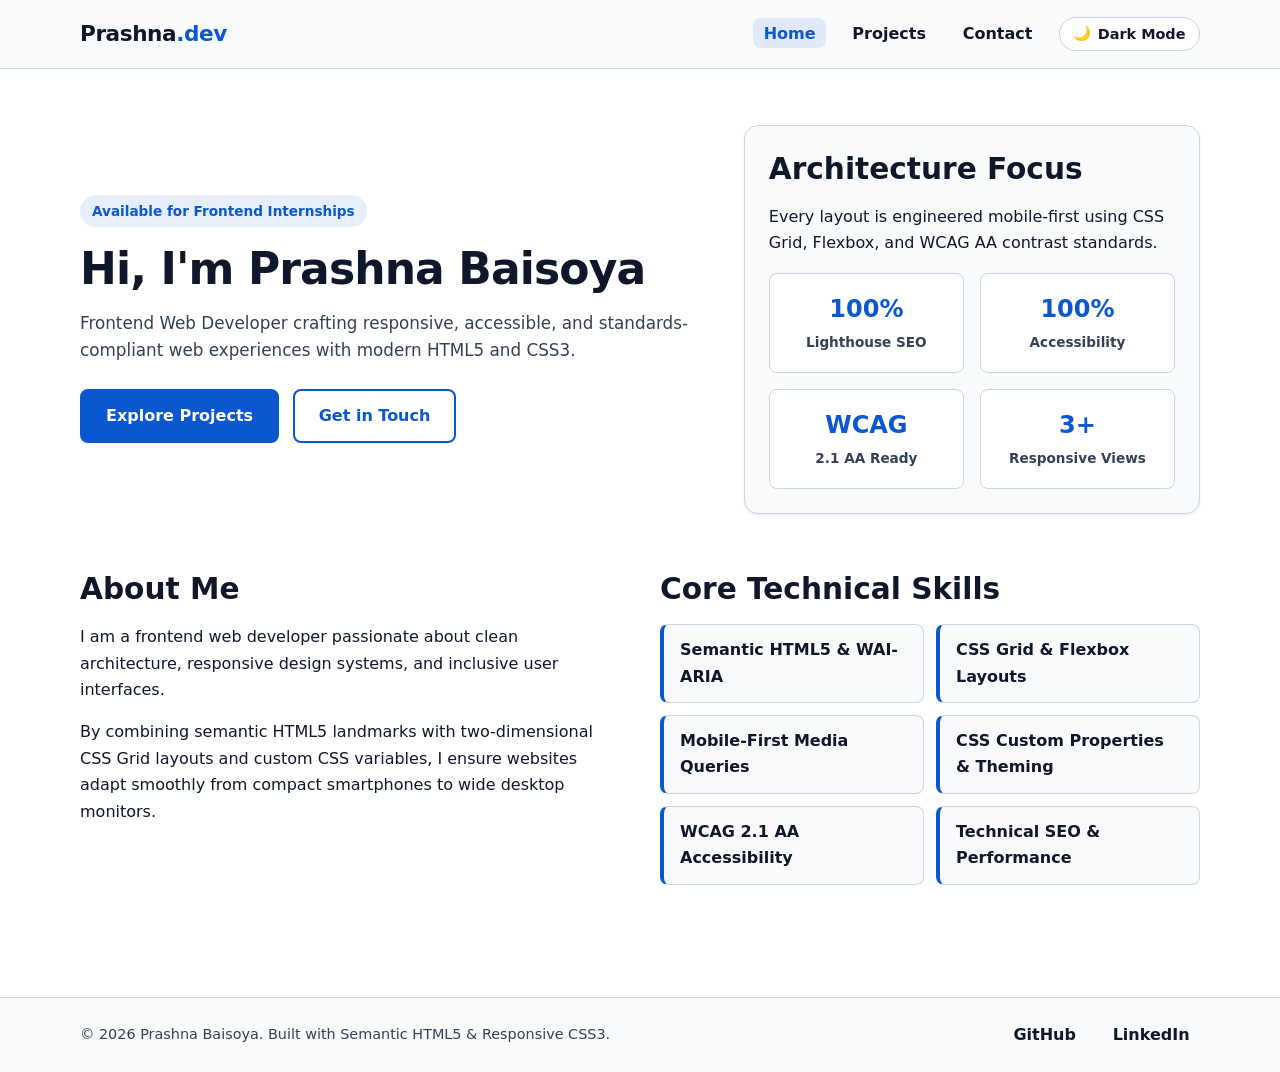
<file: Portfolio/index.html>
<!DOCTYPE html>
<html lang="en">
<head>
  <meta charset="UTF-8">
  <meta name="viewport" content="width=device-width, initial-scale=1.0">
  <title>Prashna Baisoya | Frontend Web Developer Portfolio</title>
  <meta name="description" content="Responsive personal portfolio of Prashna Baisoya built with semantic HTML5, CSS Grid, Flexbox, and dynamic Light/Dark theming.">
  <meta name="robots" content="index, follow">
  <link rel="stylesheet" href="style.css">
</head>
<body>
  <a href="#main-content" class="skip-link">Skip to main content</a>

  <header>
    <div class="container">
      <a href="index.html" class="logo" aria-label="Prashna Baisoya Home">Prashna<span>.dev</span></a>
      <div class="header-controls">
        <nav aria-label="Primary Navigation">
          <ul>
            <li><a href="index.html" aria-current="page">Home</a></li>
            <li><a href="projects.html">Projects</a></li>
            <li><a href="contact.html">Contact</a></li>
          </ul>
        </nav>
        <button type="button" class="theme-toggle" id="theme-toggle" aria-label="Toggle dark mode" aria-pressed="false">
          <span id="theme-icon" aria-hidden="true">🌙</span>
          <span id="theme-text">Dark Mode</span>
        </button>
      </div>
    </div>
  </header>

  <main id="main-content" tabindex="-1">
    <section aria-labelledby="hero-heading">
      <div class="container hero-grid">
        <div>
          <span class="badge">Available for Frontend Internships</span>
          <h1 id="hero-heading">Hi, I'm Prashna Baisoya</h1>
          <p class="lead">Frontend Web Developer crafting responsive, accessible, and standards-compliant web experiences with modern HTML5 and CSS3.</p>
          <div class="cta-group">
            <a href="projects.html" class="btn btn-primary">Explore Projects</a>
            <a href="contact.html" class="btn btn-secondary">Get in Touch</a>
          </div>
        </div>

        <aside class="hero-card" aria-label="Developer Highlights">
          <h2>Architecture Focus</h2>
          <p>Every layout is engineered mobile-first using CSS Grid, Flexbox, and WCAG AA contrast standards.</p>
          <div class="stats-grid">
            <div class="stat-box">
              <span class="stat-number">100%</span>
              <span class="stat-label">Lighthouse SEO</span>
            </div>
            <div class="stat-box">
              <span class="stat-number">100%</span>
              <span class="stat-label">Accessibility</span>
            </div>
            <div class="stat-box">
              <span class="stat-number">WCAG</span>
              <span class="stat-label">2.1 AA Ready</span>
            </div>
            <div class="stat-box">
              <span class="stat-number">3+</span>
              <span class="stat-label">Responsive Views</span>
            </div>
          </div>
        </aside>
      </div>
    </section>

    <section aria-labelledby="about-heading">
      <div class="container about-grid">
        <article>
          <h2 id="about-heading">About Me</h2>
          <p>I am a frontend web developer passionate about clean architecture, responsive design systems, and inclusive user interfaces.</p>
          <p>By combining semantic HTML5 landmarks with two-dimensional CSS Grid layouts and custom CSS variables, I ensure websites adapt smoothly from compact smartphones to wide desktop monitors.</p>
        </article>

        <div>
          <h2>Core Technical Skills</h2>
          <ul class="skills-grid">
            <li>Semantic HTML5 &amp; WAI-ARIA</li>
            <li>CSS Grid &amp; Flexbox Layouts</li>
            <li>Mobile-First Media Queries</li>
            <li>CSS Custom Properties &amp; Theming</li>
            <li>WCAG 2.1 AA Accessibility</li>
            <li>Technical SEO &amp; Performance</li>
          </ul>
        </div>
      </div>
    </section>
  </main>

  <footer>
    <div class="container">
      <p>&copy; 2026 Prashna Baisoya. Built with Semantic HTML5 &amp; Responsive CSS3.</p>
      <nav aria-label="Social Links">
        <ul>
          <li><a href="https://github.com/PrashnaBaisoya" target="_blank" rel="noopener noreferrer">GitHub<span class="sr-only"> (opens in a new tab)</span></a></li>
          <li><a href="https://linkedin.com" target="_blank" rel="noopener noreferrer">LinkedIn<span class="sr-only"> (opens in a new tab)</span></a></li>
        </ul>
      </nav>
    </div>
  </footer>

  <script>
    const toggleBtn = document.getElementById('theme-toggle');
    const themeIcon = document.getElementById('theme-icon');
    const themeText = document.getElementById('theme-text');
    const root = document.documentElement;

    function applyTheme(theme) {
      root.setAttribute('data-theme', theme);
      localStorage.setItem('portfolio-theme', theme);
      const isDark = theme === 'dark';
      toggleBtn.setAttribute('aria-pressed', isDark);
      themeIcon.textContent = isDark ? '☀️' : '🌙';
      themeText.textContent = isDark ? 'Light Mode' : 'Dark Mode';
    }

    const savedTheme = localStorage.getItem('portfolio-theme') ||
      (window.matchMedia('(prefers-color-scheme: dark)').matches ? 'dark' : 'light');
    applyTheme(savedTheme);

    toggleBtn.addEventListener('click', () => {
      const nextTheme = root.getAttribute('data-theme') === 'dark' ? 'light' : 'dark';
      applyTheme(nextTheme);
    });
  </script>
</body>
</html>
</file>
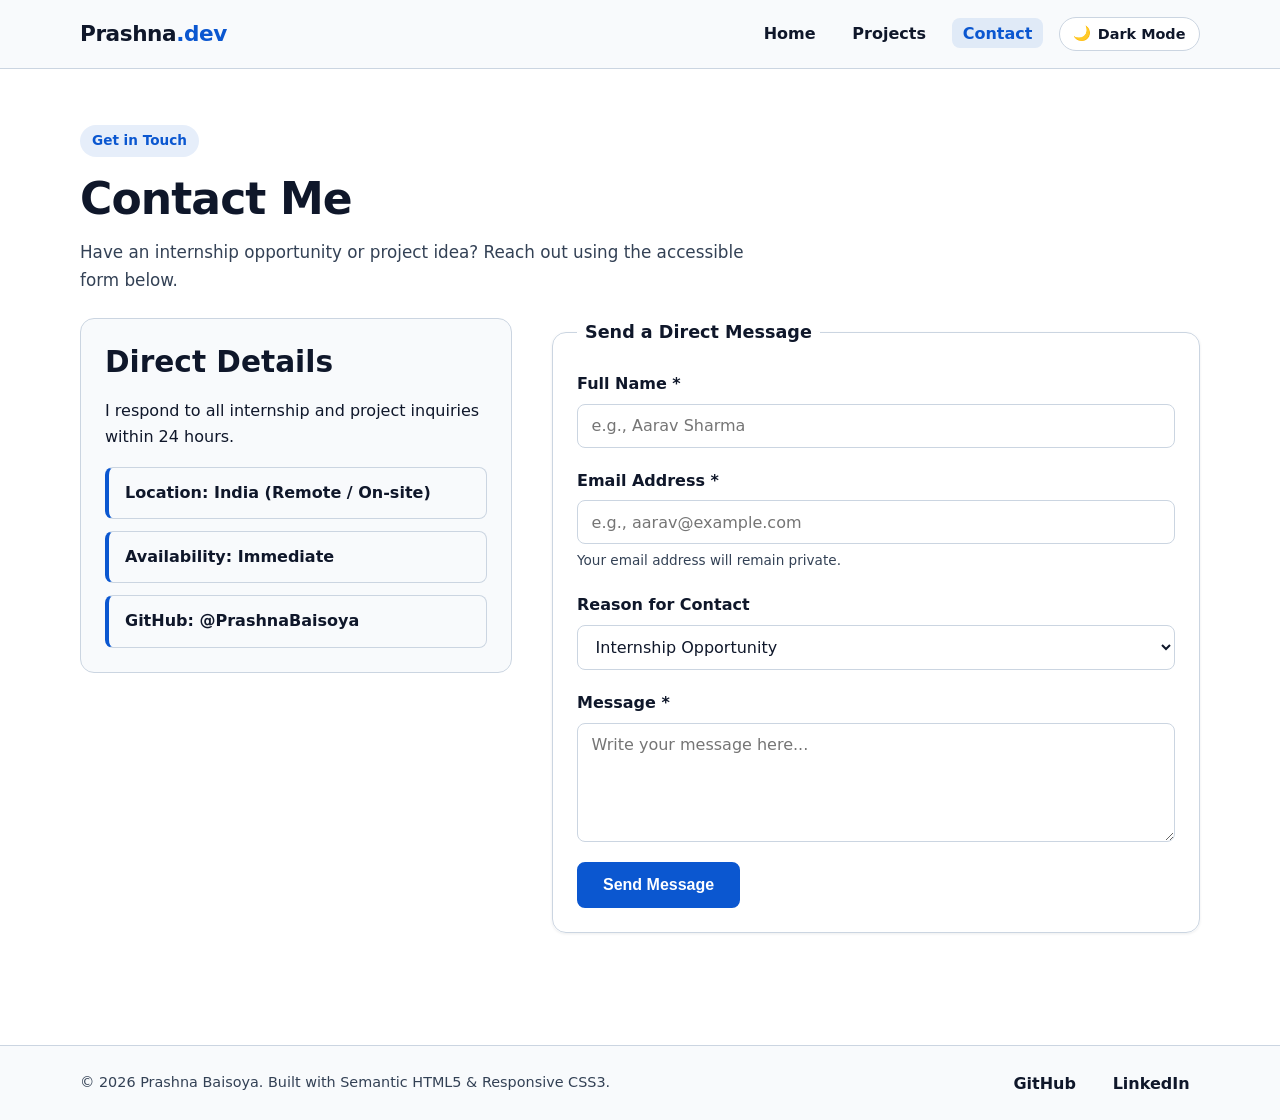
<file: Portfolio/contact.html>
<!DOCTYPE html>
<html lang="en">
<head>
  <meta charset="UTF-8">
  <meta name="viewport" content="width=device-width, initial-scale=1.0">
  <title>Contact | Prashna Baisoya Portfolio</title>
  <meta name="description" content="Contact Prashna Baisoya for frontend development internships, responsive web design, or collaboration.">
  <meta name="robots" content="index, follow">
  <link rel="stylesheet" href="style.css">
</head>
<body>
  <a href="#main-content" class="skip-link">Skip to main content</a>

  <header>
    <div class="container">
      <a href="index.html" class="logo" aria-label="Prashna Baisoya Home">Prashna<span>.dev</span></a>
      <div class="header-controls">
        <nav aria-label="Primary Navigation">
          <ul>
            <li><a href="index.html">Home</a></li>
            <li><a href="projects.html">Projects</a></li>
            <li><a href="contact.html" aria-current="page">Contact</a></li>
          </ul>
        </nav>
        <button type="button" class="theme-toggle" id="theme-toggle" aria-label="Toggle dark mode" aria-pressed="false">
          <span id="theme-icon" aria-hidden="true">🌙</span>
          <span id="theme-text">Dark Mode</span>
        </button>
      </div>
    </div>
  </header>

  <main id="main-content" tabindex="-1">
    <section aria-labelledby="contact-heading">
      <div class="container">
        <span class="badge">Get in Touch</span>
        <h1 id="contact-heading">Contact Me</h1>
        <p class="lead">Have an internship opportunity or project idea? Reach out using the accessible form below.</p>

        <div class="contact-layout">
          <aside class="contact-info" aria-label="Contact Details">
            <h2>Direct Details</h2>
            <p>I respond to all internship and project inquiries within 24 hours.</p>
            <ul class="skills-grid" style="grid-template-columns: 1fr;">
              <li>Location: India (Remote / On-site)</li>
              <li>Availability: Immediate</li>
              <li>GitHub: @PrashnaBaisoya</li>
            </ul>
          </aside>

          <form action="#" method="post" aria-labelledby="contact-heading">
            <fieldset>
              <legend>Send a Direct Message</legend>

              <div class="form-group">
                <label for="full-name">Full Name <span aria-hidden="true">*</span></label>
                <input
                  type="text"
                  id="full-name"
                  name="full-name"
                  required
                  aria-required="true"
                  autocomplete="name"
                  placeholder="e.g., Aarav Sharma">
              </div>

              <div class="form-group">
                <label for="email">Email Address <span aria-hidden="true">*</span></label>
                <input
                  type="email"
                  id="email"
                  name="email"
                  required
                  aria-required="true"
                  autocomplete="email"
                  aria-describedby="email-hint"
                  placeholder="e.g., aarav@example.com">
                <small id="email-hint">Your email address will remain private.</small>
              </div>

              <div class="form-group">
                <label for="inquiry-type">Reason for Contact</label>
                <select id="inquiry-type" name="inquiry-type">
                  <option value="internship">Internship Opportunity</option>
                  <option value="project">Freelance Project</option>
                  <option value="general">General Inquiry</option>
                </select>
              </div>

              <div class="form-group">
                <label for="message">Message <span aria-hidden="true">*</span></label>
                <textarea
                  id="message"
                  name="message"
                  rows="5"
                  required
                  aria-required="true"
                  placeholder="Write your message here..."></textarea>
              </div>

              <button type="submit" class="btn btn-primary">Send Message</button>
            </fieldset>
          </form>
        </div>
      </div>
    </section>
  </main>

  <footer>
    <div class="container">
      <p>&copy; 2026 Prashna Baisoya. Built with Semantic HTML5 &amp; Responsive CSS3.</p>
      <nav aria-label="Social Links">
        <ul>
          <li><a href="https://github.com/PrashnaBaisoya" target="_blank" rel="noopener noreferrer">GitHub<span class="sr-only"> (opens in a new tab)</span></a></li>
          <li><a href="https://linkedin.com" target="_blank" rel="noopener noreferrer">LinkedIn<span class="sr-only"> (opens in a new tab)</span></a></li>
        </ul>
      </nav>
    </div>
  </footer>

  <script>
    const toggleBtn = document.getElementById('theme-toggle');
    const themeIcon = document.getElementById('theme-icon');
    const themeText = document.getElementById('theme-text');
    const root = document.documentElement;

    function applyTheme(theme) {
      root.setAttribute('data-theme', theme);
      localStorage.setItem('portfolio-theme', theme);
      const isDark = theme === 'dark';
      toggleBtn.setAttribute('aria-pressed', isDark);
      themeIcon.textContent = isDark ? '☀️' : '🌙';
      themeText.textContent = isDark ? 'Light Mode' : 'Dark Mode';
    }

    const savedTheme = localStorage.getItem('portfolio-theme') ||
      (window.matchMedia('(prefers-color-scheme: dark)').matches ? 'dark' : 'light');
    applyTheme(savedTheme);

    toggleBtn.addEventListener('click', () => {
      const nextTheme = root.getAttribute('data-theme') === 'dark' ? 'light' : 'dark';
      applyTheme(nextTheme);
    });
  </script>
</body>
</html>
</file>
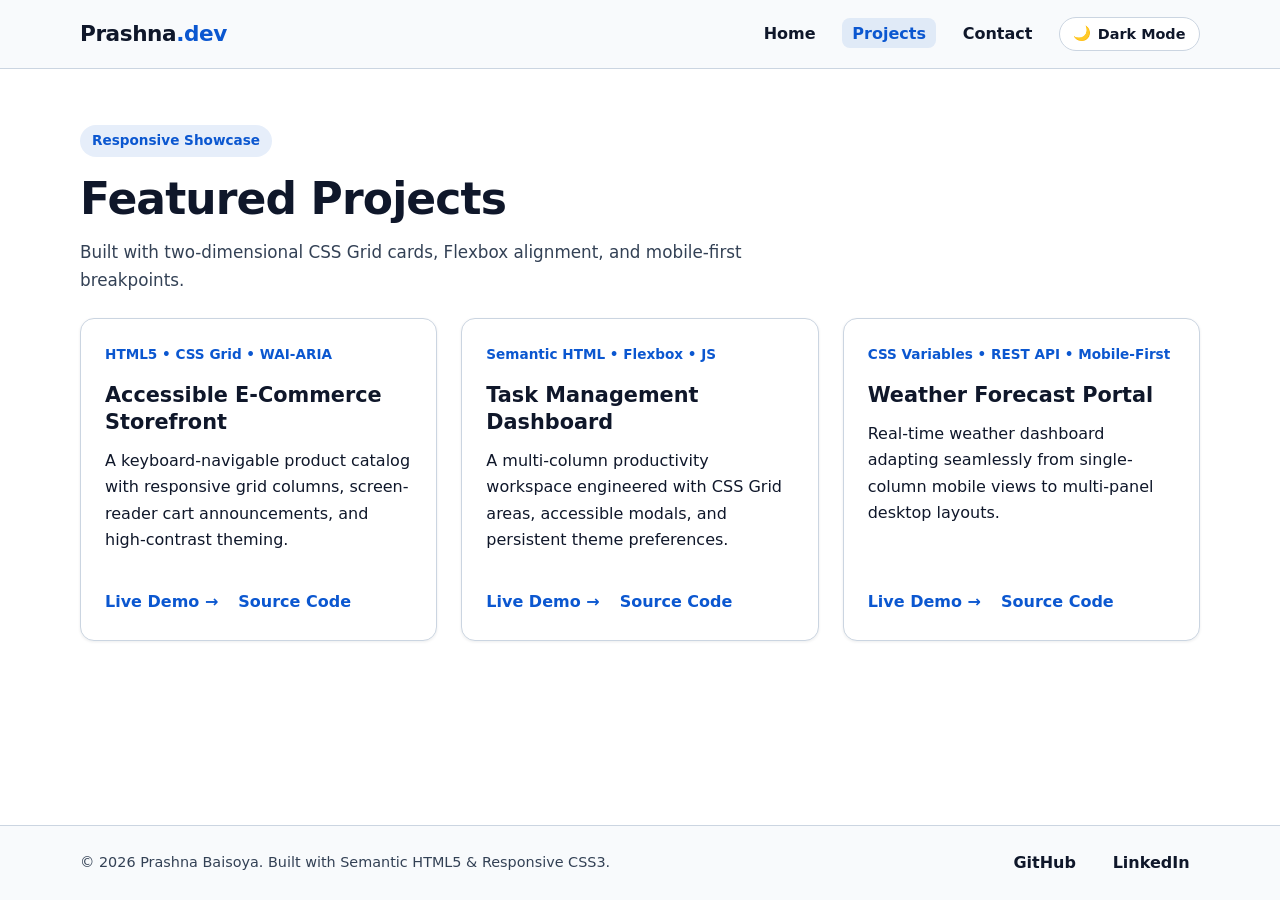
<file: Portfolio/projects.html>
<!DOCTYPE html>
<html lang="en">
<head>
  <meta charset="UTF-8">
  <meta name="viewport" content="width=device-width, initial-scale=1.0">
  <title>Projects | Prashna Baisoya Portfolio</title>
  <meta name="description" content="Explore responsive web development projects built by Prashna Baisoya using CSS Grid, Flexbox, and accessible HTML5.">
  <meta name="robots" content="index, follow">
  <link rel="stylesheet" href="style.css">
</head>
<body>
  <a href="#main-content" class="skip-link">Skip to main content</a>

  <header>
    <div class="container">
      <a href="index.html" class="logo" aria-label="Prashna Baisoya Home">Prashna<span>.dev</span></a>
      <div class="header-controls">
        <nav aria-label="Primary Navigation">
          <ul>
            <li><a href="index.html">Home</a></li>
            <li><a href="projects.html" aria-current="page">Projects</a></li>
            <li><a href="contact.html">Contact</a></li>
          </ul>
        </nav>
        <button type="button" class="theme-toggle" id="theme-toggle" aria-label="Toggle dark mode" aria-pressed="false">
          <span id="theme-icon" aria-hidden="true">🌙</span>
          <span id="theme-text">Dark Mode</span>
        </button>
      </div>
    </div>
  </header>

  <main id="main-content" tabindex="-1">
    <section aria-labelledby="projects-heading">
      <div class="container">
        <span class="badge">Responsive Showcase</span>
        <h1 id="projects-heading">Featured Projects</h1>
        <p class="lead">Built with two-dimensional CSS Grid cards, Flexbox alignment, and mobile-first breakpoints.</p>

        <div class="project-grid">
          <article class="card" aria-labelledby="proj-1-title">
            <div>
              <header>
                <p class="meta">HTML5 • CSS Grid • WAI-ARIA</p>
                <h2 id="proj-1-title">Accessible E-Commerce Storefront</h2>
              </header>
              <p>A keyboard-navigable product catalog with responsive grid columns, screen-reader cart announcements, and high-contrast theming.</p>
            </div>
            <footer>
              <a href="#" aria-label="View live demo of Accessible E-Commerce Storefront">Live Demo &rarr;</a>
              <a href="#" aria-label="View source code for Accessible E-Commerce Storefront">Source Code</a>
            </footer>
          </article>

          <article class="card" aria-labelledby="proj-2-title">
            <div>
              <header>
                <p class="meta">Semantic HTML • Flexbox • JS</p>
                <h2 id="proj-2-title">Task Management Dashboard</h2>
              </header>
              <p>A multi-column productivity workspace engineered with CSS Grid areas, accessible modals, and persistent theme preferences.</p>
            </div>
            <footer>
              <a href="#" aria-label="View live demo of Task Management Dashboard">Live Demo &rarr;</a>
              <a href="#" aria-label="View source code for Task Management Dashboard">Source Code</a>
            </footer>
          </article>

          <article class="card" aria-labelledby="proj-3-title">
            <div>
              <header>
                <p class="meta">CSS Variables • REST API • Mobile-First</p>
                <h2 id="proj-3-title">Weather Forecast Portal</h2>
              </header>
              <p>Real-time weather dashboard adapting seamlessly from single-column mobile views to multi-panel desktop layouts.</p>
            </div>
            <footer>
              <a href="#" aria-label="View live demo of Weather Forecast Portal">Live Demo &rarr;</a>
              <a href="#" aria-label="View source code for Weather Forecast Portal">Source Code</a>
            </footer>
          </article>
        </div>
      </div>
    </section>
  </main>

  <footer>
    <div class="container">
      <p>&copy; 2026 Prashna Baisoya. Built with Semantic HTML5 &amp; Responsive CSS3.</p>
      <nav aria-label="Social Links">
        <ul>
          <li><a href="https://github.com/PrashnaBaisoya" target="_blank" rel="noopener noreferrer">GitHub<span class="sr-only"> (opens in a new tab)</span></a></li>
          <li><a href="https://linkedin.com" target="_blank" rel="noopener noreferrer">LinkedIn<span class="sr-only"> (opens in a new tab)</span></a></li>
        </ul>
      </nav>
    </div>
  </footer>

  <script>
    const toggleBtn = document.getElementById('theme-toggle');
    const themeIcon = document.getElementById('theme-icon');
    const themeText = document.getElementById('theme-text');
    const root = document.documentElement;

    function applyTheme(theme) {
      root.setAttribute('data-theme', theme);
      localStorage.setItem('portfolio-theme', theme);
      const isDark = theme === 'dark';
      toggleBtn.setAttribute('aria-pressed', isDark);
      themeIcon.textContent = isDark ? '☀️' : '🌙';
      themeText.textContent = isDark ? 'Light Mode' : 'Dark Mode';
    }

    const savedTheme = localStorage.getItem('portfolio-theme') ||
      (window.matchMedia('(prefers-color-scheme: dark)').matches ? 'dark' : 'light');
    applyTheme(savedTheme);

    toggleBtn.addEventListener('click', () => {
      const nextTheme = root.getAttribute('data-theme') === 'dark' ? 'light' : 'dark';
      applyTheme(nextTheme);
    });
  </script>
</body>
</html>
</file>
<file: Portfolio/style.css>
/* ==========================================================================
   1. Custom CSS Variables (Dynamic Light / Dark Mode Theme)
   ========================================================================== */
:root {
  --bg-color: #ffffff;
  --surface-color: #f8fafc;
  --surface-elevated: #ffffff;
  --text-main: #0f172a;
  --text-muted: #334155;
  --primary: #0b57d0;
  --primary-hover: #0842a0;
  --primary-soft: rgba(11, 87, 208, 0.1);
  --border-color: #cbd5e1;
  --focus-ring: #d97706;
  --shadow-sm: 0 1px 3px rgba(15, 23, 42, 0.08);
  --shadow-md: 0 10px 25px -5px rgba(15, 23, 42, 0.1);
  --radius-md: 8px;
  --radius-lg: 14px;
  --transition: 0.25s ease;
}

/* Automatic OS Dark Mode Preference */
@media (prefers-color-scheme: dark) {
  :root:not([data-theme="light"]) {
    --bg-color: #0b1120;
    --surface-color: #111827;
    --surface-elevated: #1e293b;
    --text-main: #f8fafc;
    --text-muted: #cbd5e1;
    --primary: #60a5fa;
    --primary-hover: #93c5fd;
    --primary-soft: rgba(96, 165, 250, 0.15);
    --border-color: #334155;
    --shadow-sm: 0 1px 3px rgba(0, 0, 0, 0.4);
    --shadow-md: 0 10px 25px -5px rgba(0, 0, 0, 0.5);
  }
}

/* Manual Dark Mode Toggle Override */
[data-theme="dark"] {
  --bg-color: #0b1120;
  --surface-color: #111827;
  --surface-elevated: #1e293b;
  --text-main: #f8fafc;
  --text-muted: #cbd5e1;
  --primary: #60a5fa;
  --primary-hover: #93c5fd;
  --primary-soft: rgba(96, 165, 250, 0.15);
  --border-color: #334155;
  --shadow-sm: 0 1px 3px rgba(0, 0, 0, 0.4);
  --shadow-md: 0 10px 25px -5px rgba(0, 0, 0, 0.5);
}

/* ==========================================================================
   2. Base Reset & Accessibility Helpers (Mobile-First)
   ========================================================================== */
*,
*::before,
*::after {
  box-sizing: border-box;
  margin: 0;
  padding: 0;
}

html {
  scroll-behavior: smooth;
}

body {
  font-family: system-ui, -apple-system, BlinkMacSystemFont, "Segoe UI", Roboto, sans-serif;
  line-height: 1.65;
  color: var(--text-main);
  background-color: var(--bg-color);
  transition: background-color var(--transition), color var(--transition);
  /* Two-dimensional Page Shell via CSS Grid */
  display: grid;
  grid-template-rows: auto 1fr auto;
  min-height: 100vh;
}

.container {
  width: 92%;
  max-width: 1120px;
  margin: 0 auto;
}

.sr-only {
  position: absolute;
  width: 1px;
  height: 1px;
  padding: 0;
  margin: -1px;
  overflow: hidden;
  clip: rect(0, 0, 0, 0);
  border: 0;
}

.skip-link {
  position: absolute;
  top: -60px;
  left: 16px;
  background: var(--primary);
  color: var(--bg-color);
  padding: 10px 16px;
  z-index: 1000;
  text-decoration: none;
  font-weight: 700;
  border-radius: var(--radius-md);
}

.skip-link:focus {
  top: 16px;
}

a:focus-visible,
button:focus-visible,
input:focus-visible,
select:focus-visible,
textarea:focus-visible {
  outline: 3px solid var(--focus-ring);
  outline-offset: 3px;
}

/* ==========================================================================
   3. Header & Navigation (Flexbox Alignment)
   ========================================================================== */
header {
  background-color: var(--surface-color);
  border-bottom: 1px solid var(--border-color);
  padding: 1rem 0;
  position: sticky;
  top: 0;
  z-index: 100;
  transition: background-color var(--transition), border-color var(--transition);
}

header .container {
  display: flex;
  flex-direction: column;
  align-items: center;
  gap: 0.85rem;
}

.logo {
  font-size: 1.35rem;
  font-weight: 800;
  color: var(--text-main);
  text-decoration: none;
  letter-spacing: -0.02em;
}

.logo span {
  color: var(--primary);
}

.header-controls {
  display: flex;
  align-items: center;
  justify-content: center;
  flex-wrap: wrap;
  gap: 1rem;
}

nav ul {
  list-style: none;
  display: flex;
  align-items: center;
  gap: 1rem;
}

nav a {
  text-decoration: none;
  color: var(--text-main);
  font-weight: 600;
  padding: 0.35rem 0.65rem;
  border-radius: var(--radius-md);
  transition: color var(--transition), background-color var(--transition);
}

nav a:hover {
  background-color: var(--primary-soft);
  color: var(--primary);
}

nav a[aria-current="page"] {
  color: var(--primary);
  background-color: var(--primary-soft);
}

.theme-toggle {
  display: inline-flex;
  align-items: center;
  gap: 0.4rem;
  padding: 0.45rem 0.85rem;
  font-size: 0.9rem;
  font-weight: 600;
  font-family: inherit;
  color: var(--text-main);
  background-color: var(--surface-elevated);
  border: 1px solid var(--border-color);
  border-radius: 999px;
  cursor: pointer;
  transition: border-color var(--transition), transform var(--transition);
}

.theme-toggle:hover {
  border-color: var(--primary);
  transform: translateY(-1px);
}

/* ==========================================================================
   4. Main Sections & Typography (Mobile-First)
   ========================================================================== */
main {
  padding: 2.25rem 0;
}

section {
  margin-bottom: 3.5rem;
}

h1 {
  font-size: 2rem;
  line-height: 1.2;
  margin-bottom: 0.85rem;
  letter-spacing: -0.02em;
}

h2 {
  font-size: 1.5rem;
  line-height: 1.3;
  margin-bottom: 1rem;
}

h3 {
  font-size: 1.15rem;
  margin-bottom: 0.65rem;
}

.lead {
  font-size: 1.05rem;
  color: var(--text-muted);
  margin-bottom: 1.5rem;
  max-width: 65ch;
}

p {
  margin-bottom: 1rem;
  max-width: 65ch;
}

.badge {
  display: inline-block;
  padding: 0.3rem 0.75rem;
  font-size: 0.85rem;
  font-weight: 700;
  color: var(--primary);
  background-color: var(--primary-soft);
  border-radius: 999px;
  margin-bottom: 1rem;
}

/* Flexbox Button Group */
.cta-group {
  display: flex;
  flex-direction: column;
  gap: 0.85rem;
}

.btn {
  display: inline-flex;
  align-items: center;
  justify-content: center;
  padding: 0.75rem 1.5rem;
  font-size: 1rem;
  font-weight: 600;
  text-decoration: none;
  border-radius: var(--radius-md);
  cursor: pointer;
  border: 2px solid var(--primary);
  transition: background-color var(--transition), color var(--transition), transform var(--transition);
}

.btn:hover {
  transform: translateY(-2px);
}

.btn-primary {
  background-color: var(--primary);
  color: #ffffff;
}

[data-theme="dark"] .btn-primary {
  color: #0b1120;
}

.btn-primary:hover {
  background-color: var(--primary-hover);
  border-color: var(--primary-hover);
}

.btn-secondary {
  background-color: transparent;
  color: var(--primary);
}

.btn-secondary:hover {
  background-color: var(--primary-soft);
}

/* ==========================================================================
   5. Two-Dimensional CSS Grid Layouts (About, Skills & Projects)
   ========================================================================== */
.hero-grid {
  display: grid;
  grid-template-columns: 1fr;
  gap: 2rem;
  align-items: center;
}

.hero-card {
  background-color: var(--surface-color);
  border: 1px solid var(--border-color);
  border-radius: var(--radius-lg);
  padding: 1.5rem;
  box-shadow: var(--shadow-sm);
}

.stats-grid {
  display: grid;
  grid-template-columns: repeat(2, 1fr);
  gap: 1rem;
  margin-top: 1rem;
}

.stat-box {
  background-color: var(--surface-elevated);
  border: 1px solid var(--border-color);
  border-radius: var(--radius-md);
  padding: 1rem;
  text-align: center;
}

.stat-number {
  display: block;
  font-size: 1.5rem;
  font-weight: 800;
  color: var(--primary);
}

.stat-label {
  font-size: 0.85rem;
  color: var(--text-muted);
  font-weight: 600;
}

.about-grid {
  display: grid;
  grid-template-columns: 1fr;
  gap: 2rem;
}

.skills-grid {
  list-style: none;
  display: grid;
  grid-template-columns: 1fr;
  gap: 0.75rem;
}

.skills-grid li {
  background-color: var(--surface-color);
  border: 1px solid var(--border-color);
  border-left: 4px solid var(--primary);
  padding: 0.75rem 1rem;
  border-radius: var(--radius-md);
  font-weight: 600;
}

/* Responsive Project Cards Grid */
.project-grid {
  display: grid;
  grid-template-columns: 1fr;
  gap: 1.5rem;
  margin-top: 1.5rem;
}

.card {
  background-color: var(--surface-elevated);
  border: 1px solid var(--border-color);
  border-radius: var(--radius-lg);
  padding: 1.5rem;
  box-shadow: var(--shadow-sm);
  display: flex;
  flex-direction: column;
  justify-content: space-between;
  transition: transform var(--transition), box-shadow var(--transition), border-color var(--transition);
}

.card:hover {
  transform: translateY(-4px);
  box-shadow: var(--shadow-md);
  border-color: var(--primary);
}

.card header {
  position: static;
  background: none;
  border: none;
  padding: 0;
  margin-bottom: 0.75rem;
}

.card h2 {
  font-size: 1.3rem;
  margin-bottom: 0.35rem;
}

.card .meta {
  font-size: 0.85rem;
  color: var(--primary);
  font-weight: 700;
}

.card footer {
  background: none;
  border: none;
  padding: 0;
  margin-top: 1.25rem;
  display: flex;
  align-items: center;
  gap: 1.25rem;
}

.card footer a {
  color: var(--primary);
  font-weight: 700;
  text-decoration: none;
}

.card footer a:hover {
  text-decoration: underline;
}

/* ==========================================================================
   6. Contact Layout & Accessible Form (Grid + Flexbox)
   ========================================================================== */
.contact-layout {
  display: grid;
  grid-template-columns: 1fr;
  gap: 2rem;
  align-items: start;
}

.contact-info {
  background-color: var(--surface-color);
  border: 1px solid var(--border-color);
  border-radius: var(--radius-lg);
  padding: 1.5rem;
}

fieldset {
  background-color: var(--surface-elevated);
  border: 1px solid var(--border-color);
  border-radius: var(--radius-lg);
  padding: 1.5rem;
  box-shadow: var(--shadow-sm);
}

legend {
  font-weight: 700;
  padding: 0 0.5rem;
  font-size: 1.1rem;
}

.form-group {
  margin-bottom: 1.25rem;
  display: flex;
  flex-direction: column;
}

label {
  font-weight: 600;
  margin-bottom: 0.4rem;
}

input,
select,
textarea {
  padding: 0.7rem 0.85rem;
  font-size: 1rem;
  border: 1px solid var(--border-color);
  border-radius: var(--radius-md);
  font-family: inherit;
  color: var(--text-main);
  background-color: var(--bg-color);
  transition: border-color var(--transition);
}

input:focus,
select:focus,
textarea:focus {
  border-color: var(--primary);
}

small {
  color: var(--text-muted);
  margin-top: 0.35rem;
  font-size: 0.85rem;
}

/* ==========================================================================
   7. Footer (Flexbox Alignment)
   ========================================================================== */
footer {
  background-color: var(--surface-color);
  border-top: 1px solid var(--border-color);
  padding: 1.5rem 0;
  transition: background-color var(--transition), border-color var(--transition);
}

footer .container {
  display: flex;
  flex-direction: column;
  align-items: center;
  text-align: center;
  gap: 1rem;
}

footer p {
  margin: 0;
  font-size: 0.9rem;
  color: var(--text-muted);
}

/* ==========================================================================
   8. Mobile-First Responsive Breakpoints (Tablet & Desktop)
   ========================================================================== */

/* Tablet (640px and up) */
@media (min-width: 640px) {
  header .container {
    flex-direction: row;
    justify-content: space-between;
  }

  .cta-group {
    flex-direction: row;
  }

  .skills-grid {
    grid-template-columns: repeat(2, 1fr);
  }

  .project-grid {
    grid-template-columns: repeat(2, 1fr);
  }

  footer .container {
    flex-direction: row;
    justify-content: space-between;
    text-align: left;
  }
}

/* Desktop (960px and up) */
@media (min-width: 960px) {
  main {
    padding: 3.5rem 0;
  }

  h1 {
    font-size: 2.75rem;
  }

  h2 {
    font-size: 1.85rem;
  }

  .hero-grid {
    grid-template-columns: 1.35fr 1fr;
    gap: 3rem;
  }

  .about-grid {
    grid-template-columns: 1fr 1fr;
    gap: 2.5rem;
    align-items: start;
  }

  .project-grid {
    grid-template-columns: repeat(3, 1fr);
  }

  .contact-layout {
    grid-template-columns: 1fr 1.5fr;
    gap: 2.5rem;
  }
}
</file>
